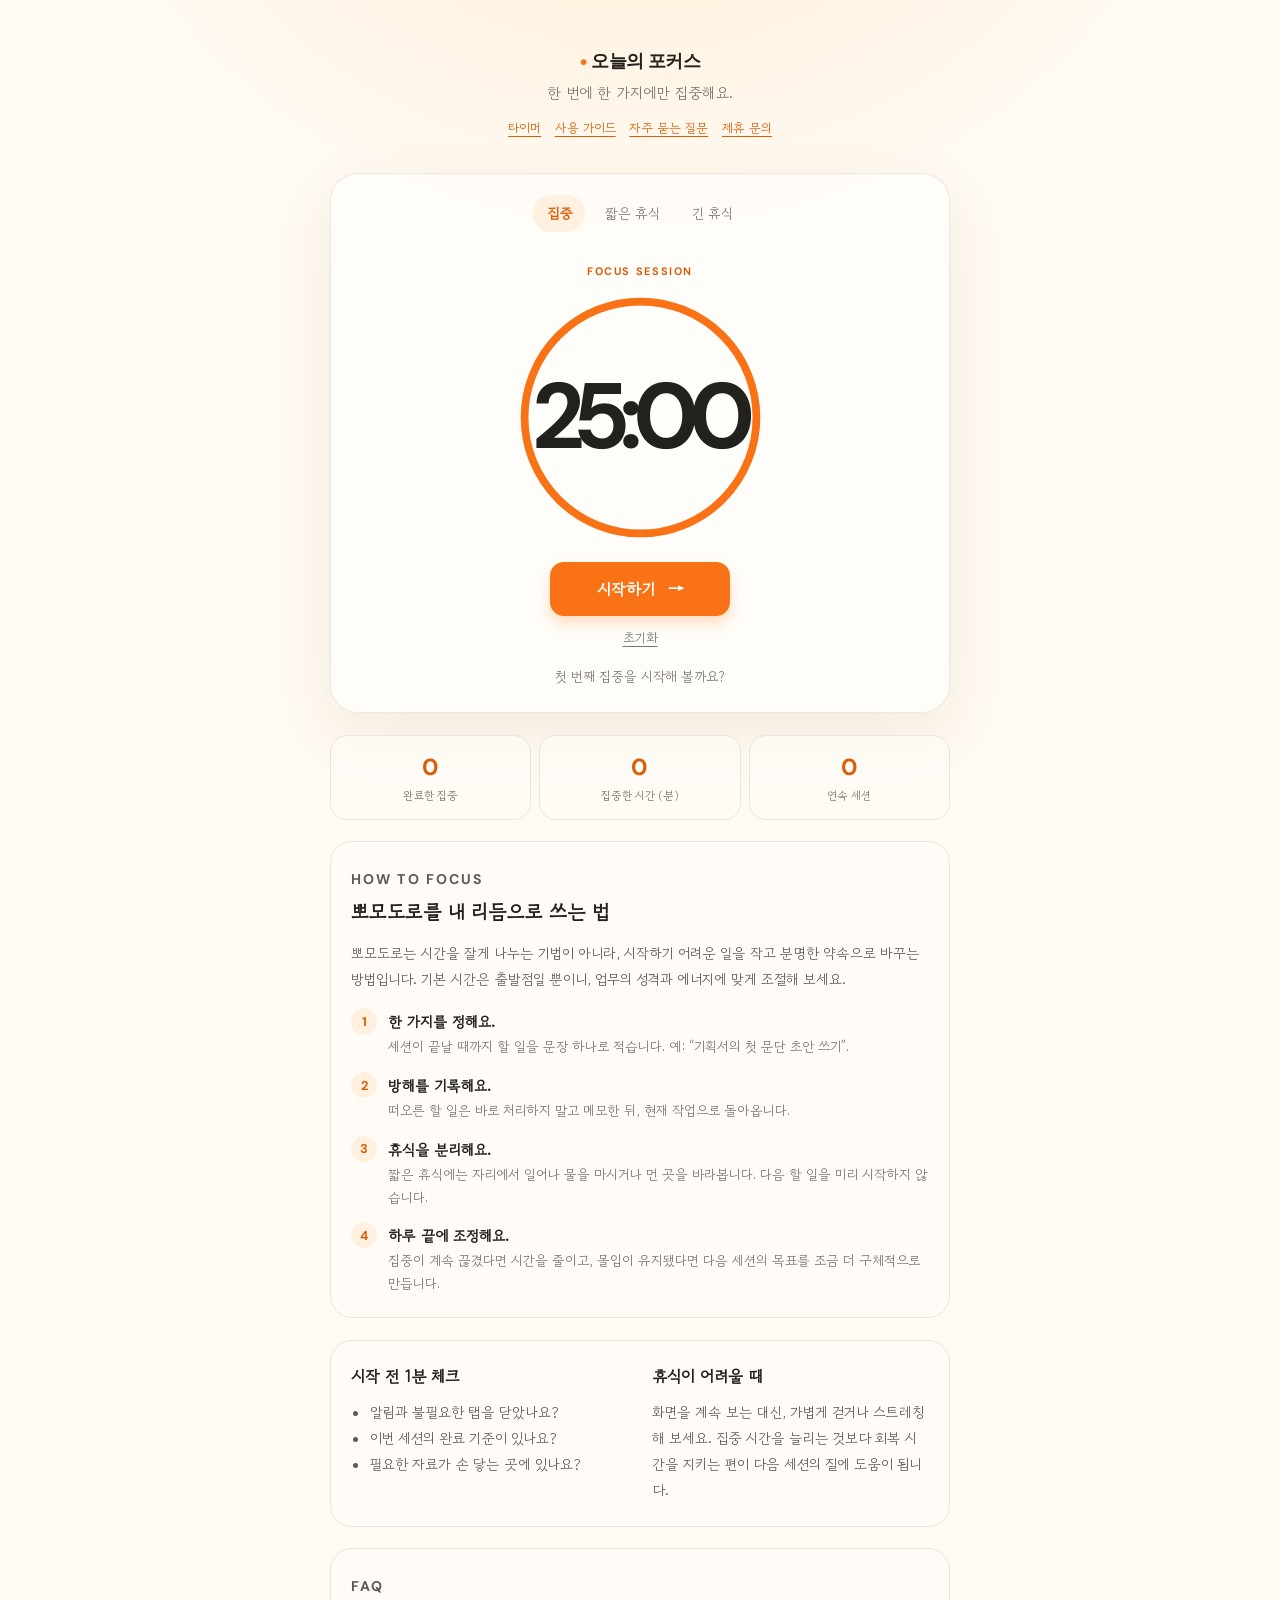
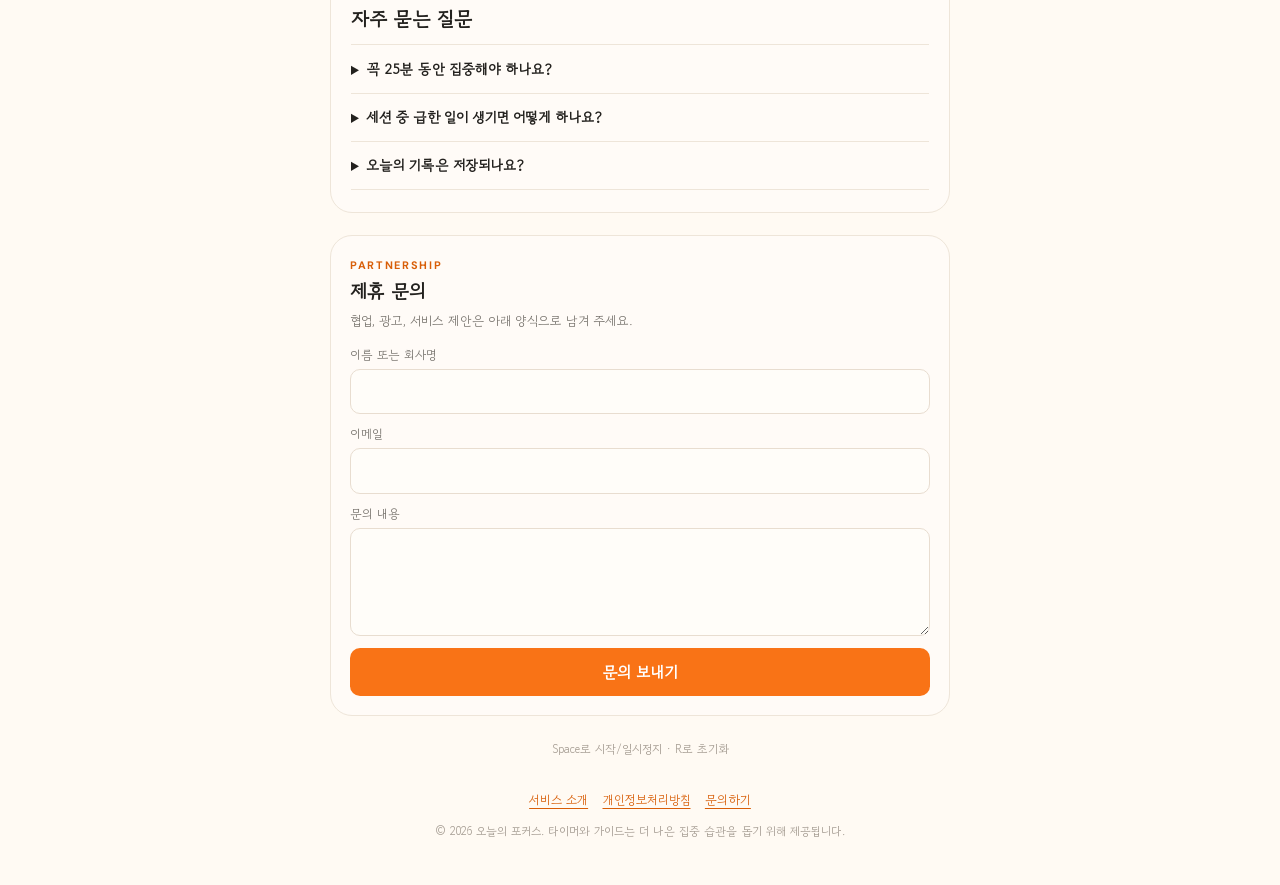
<file: index.html>
<!doctype html>
<html lang="ko">
  <head>
    <meta charset="UTF-8" />
    <meta name="viewport" content="width=device-width, initial-scale=1.0" />
    <meta name="theme-color" content="#f97316" />
    <meta name="google-adsense-account" content="ca-pub-4383220096389726" />
    <title>오늘의 포커스 | Pomodoro</title>
    <meta name="description" content="집중과 휴식을 균형 있게 관리할 수 있는 무료 한국어 뽀모도로 타이머와 실천 가이드입니다." />
    <link rel="canonical" href="https://pomodoro-timer-d6n.pages.dev/" />
    <meta property="og:title" content="오늘의 포커스 | 무료 뽀모도로 타이머" />
    <meta property="og:description" content="집중과 휴식의 리듬을 만드는 무료 한국어 뽀모도로 타이머와 실천 가이드입니다." />
    <meta property="og:type" content="website" />
    <meta property="og:url" content="https://pomodoro-timer-d6n.pages.dev/" />
    <script async src="https://pagead2.googlesyndication.com/pagead/js/adsbygoogle.js?client=ca-pub-4383220096389726" crossorigin="anonymous"></script>
    <link rel="preconnect" href="https://fonts.googleapis.com" />
    <link rel="preconnect" href="https://fonts.gstatic.com" crossorigin />
    <link href="https://fonts.googleapis.com/css2?family=DM+Sans:wght@400;500;600;700&family=Gowun+Dodum&display=swap" rel="stylesheet" />
    <link rel="stylesheet" href="styles.css" />
  </head>
  <body>
    <main class="app-shell">
      <header>
        <a class="brand" href="index.html" aria-label="오늘의 포커스 홈"><span>●</span> 오늘의 포커스</a>
        <p>한 번에 한 가지에만 집중해요.</p>
        <nav aria-label="주요 메뉴"><a href="#timer">타이머</a><a href="#guide">사용 가이드</a><a href="#faq">자주 묻는 질문</a><a href="#contact">제휴 문의</a></nav>
      </header>
      <section id="timer" class="timer-card" aria-labelledby="timer-label">
        <div class="mode-row" role="tablist" aria-label="타이머 모드">
          <button class="mode active" data-mode="focus" role="tab" aria-selected="true">집중</button>
          <button class="mode" data-mode="shortBreak" role="tab" aria-selected="false">짧은 휴식</button>
          <button class="mode" data-mode="longBreak" role="tab" aria-selected="false">긴 휴식</button>
        </div>
        <p id="timer-label" class="eyebrow">FOCUS SESSION</p>
        <div class="timer-wrap">
          <svg class="progress-ring" viewBox="0 0 240 240" aria-hidden="true"><circle class="ring-track" cx="120" cy="120" r="105" /><circle class="ring-progress" cx="120" cy="120" r="105" /></svg>
          <time id="time" aria-live="polite">25:00</time>
        </div>
        <button id="start" class="start-button">시작하기 <span>→</span></button>
        <button id="reset" class="reset-button">초기화</button>
        <p id="status" class="status">첫 번째 집중을 시작해 볼까요?</p>
      </section>
      <section class="summary" aria-label="오늘의 기록">
        <article><strong id="completed-count">0</strong><span>완료한 집중</span></article>
        <article><strong id="minutes-count">0</strong><span>집중한 시간 (분)</span></article>
        <article><strong id="streak-count">0</strong><span>연속 세션</span></article>
      </section>
      <section id="guide" class="content-section" aria-labelledby="guide-title">
        <p class="eyebrow">HOW TO FOCUS</p>
        <h2 id="guide-title">뽀모도로를 내 리듬으로 쓰는 법</h2>
        <p>뽀모도로는 시간을 잘게 나누는 기법이 아니라, 시작하기 어려운 일을 작고 분명한 약속으로 바꾸는 방법입니다. 기본 시간은 출발점일 뿐이니, 업무의 성격과 에너지에 맞게 조절해 보세요.</p>
        <ol class="guide-steps">
          <li><strong>한 가지를 정해요.</strong><span>세션이 끝날 때까지 할 일을 문장 하나로 적습니다. 예: “기획서의 첫 문단 초안 쓰기”.</span></li>
          <li><strong>방해를 기록해요.</strong><span>떠오른 할 일은 바로 처리하지 말고 메모한 뒤, 현재 작업으로 돌아옵니다.</span></li>
          <li><strong>휴식을 분리해요.</strong><span>짧은 휴식에는 자리에서 일어나 물을 마시거나 먼 곳을 바라봅니다. 다음 할 일을 미리 시작하지 않습니다.</span></li>
          <li><strong>하루 끝에 조정해요.</strong><span>집중이 계속 끊겼다면 시간을 줄이고, 몰입이 유지됐다면 다음 세션의 목표를 조금 더 구체적으로 만듭니다.</span></li>
        </ol>
      </section>
      <section class="content-section two-column" aria-label="집중 계획 팁">
        <article><h2>시작 전 1분 체크</h2><ul><li>알림과 불필요한 탭을 닫았나요?</li><li>이번 세션의 완료 기준이 있나요?</li><li>필요한 자료가 손 닿는 곳에 있나요?</li></ul></article>
        <article><h2>휴식이 어려울 때</h2><p>화면을 계속 보는 대신, 가볍게 걷거나 스트레칭해 보세요. 집중 시간을 늘리는 것보다 회복 시간을 지키는 편이 다음 세션의 질에 도움이 됩니다.</p></article>
      </section>
      <section id="faq" class="content-section" aria-labelledby="faq-title">
        <p class="eyebrow">FAQ</p><h2 id="faq-title">자주 묻는 질문</h2>
        <details><summary>꼭 25분 동안 집중해야 하나요?</summary><p>아닙니다. 처음이라면 10~15분으로 시작해도 충분합니다. 중요한 것은 예측 가능한 집중과 휴식의 리듬을 만드는 것입니다.</p></details>
        <details><summary>세션 중 급한 일이 생기면 어떻게 하나요?</summary><p>정말 긴급한 일인지 먼저 판단하세요. 미룰 수 있다면 간단히 적어 두고 돌아오고, 중단했다면 타이머를 초기화한 뒤 다음 세션에서 다시 시작하세요.</p></details>
        <details><summary>오늘의 기록은 저장되나요?</summary><p>현재 기록은 이 페이지를 열어 둔 동안만 표시됩니다. 개인 정보나 타이머 기록을 서버에 저장하지 않습니다.</p></details>
      </section>
      <section id="contact" class="contact-card" aria-labelledby="contact-title">
        <p class="eyebrow">PARTNERSHIP</p>
        <h2 id="contact-title">제휴 문의</h2>
        <p>협업, 광고, 서비스 제안은 아래 양식으로 남겨 주세요.</p>
        <form action="https://formspree.io/f/mdenlnve" method="POST">
          <label>
            이름 또는 회사명
            <input type="text" name="name" autocomplete="name" required />
          </label>
          <label>
            이메일
            <input type="email" name="email" autocomplete="email" required />
          </label>
          <label>
            문의 내용
            <textarea name="message" rows="4" required></textarea>
          </label>
          <input type="hidden" name="_subject" value="오늘의 포커스 제휴 문의" />
          <button class="contact-submit" type="submit">문의 보내기</button>
        </form>
      </section>
      <p class="hint">Space로 시작/일시정지 · R로 초기화</p>
      <footer><a href="about.html">서비스 소개</a><a href="privacy.html">개인정보처리방침</a><a href="#contact">문의하기</a><p>© 2026 오늘의 포커스. 타이머와 가이드는 더 나은 집중 습관을 돕기 위해 제공됩니다.</p></footer>
    </main>
    <script src="app.js"></script>
  </body>
</html>
</file>
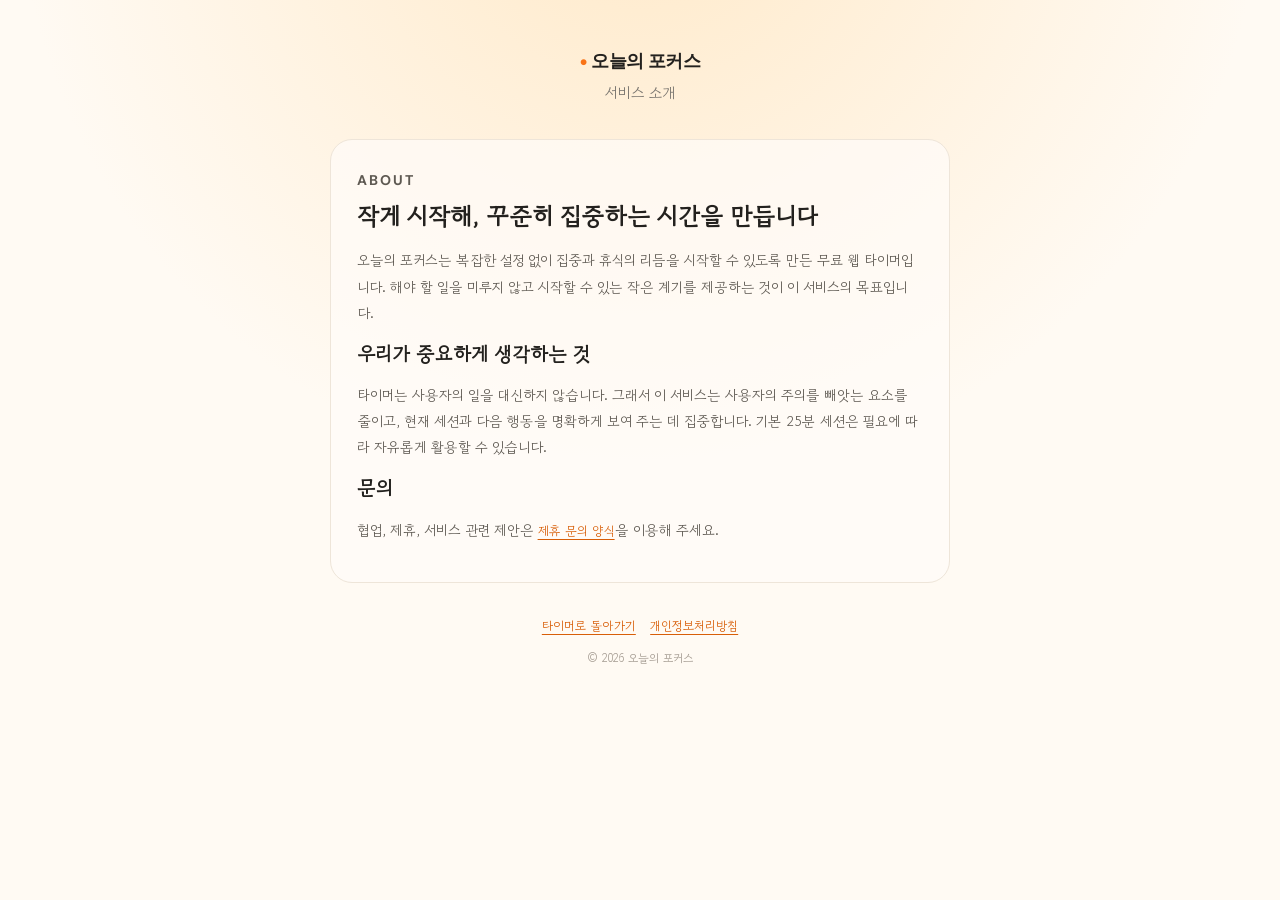
<file: about.html>
<!doctype html>
<html lang="ko"><head><meta charset="UTF-8" /><meta name="viewport" content="width=device-width, initial-scale=1.0" /><meta name="description" content="오늘의 포커스 서비스 소개" /><link rel="canonical" href="https://pomodoro-timer-d6n.pages.dev/about.html" /><title>서비스 소개 | 오늘의 포커스</title><link rel="preconnect" href="https://fonts.googleapis.com" /><link rel="preconnect" href="https://fonts.gstatic.com" crossorigin /><link href="https://fonts.googleapis.com/css2?family=DM+Sans:wght@400;500;600;700&family=Gowun+Dodum&display=swap" rel="stylesheet" /><link rel="stylesheet" href="styles.css" /></head>
<body><main class="app-shell policy-page"><header><a class="brand" href="index.html"><span>●</span> 오늘의 포커스</a><p>서비스 소개</p></header><article class="content-section"><p class="eyebrow">ABOUT</p><h1>작게 시작해, 꾸준히 집중하는 시간을 만듭니다</h1><p>오늘의 포커스는 복잡한 설정 없이 집중과 휴식의 리듬을 시작할 수 있도록 만든 무료 웹 타이머입니다. 해야 할 일을 미루지 않고 시작할 수 있는 작은 계기를 제공하는 것이 이 서비스의 목표입니다.</p><h2>우리가 중요하게 생각하는 것</h2><p>타이머는 사용자의 일을 대신하지 않습니다. 그래서 이 서비스는 사용자의 주의를 빼앗는 요소를 줄이고, 현재 세션과 다음 행동을 명확하게 보여 주는 데 집중합니다. 기본 25분 세션은 필요에 따라 자유롭게 활용할 수 있습니다.</p><h2>문의</h2><p>협업, 제휴, 서비스 관련 제안은 <a href="index.html#contact">제휴 문의 양식</a>을 이용해 주세요.</p></article><footer><a href="index.html">타이머로 돌아가기</a><a href="privacy.html">개인정보처리방침</a><p>© 2026 오늘의 포커스</p></footer></main></body></html>
</file>
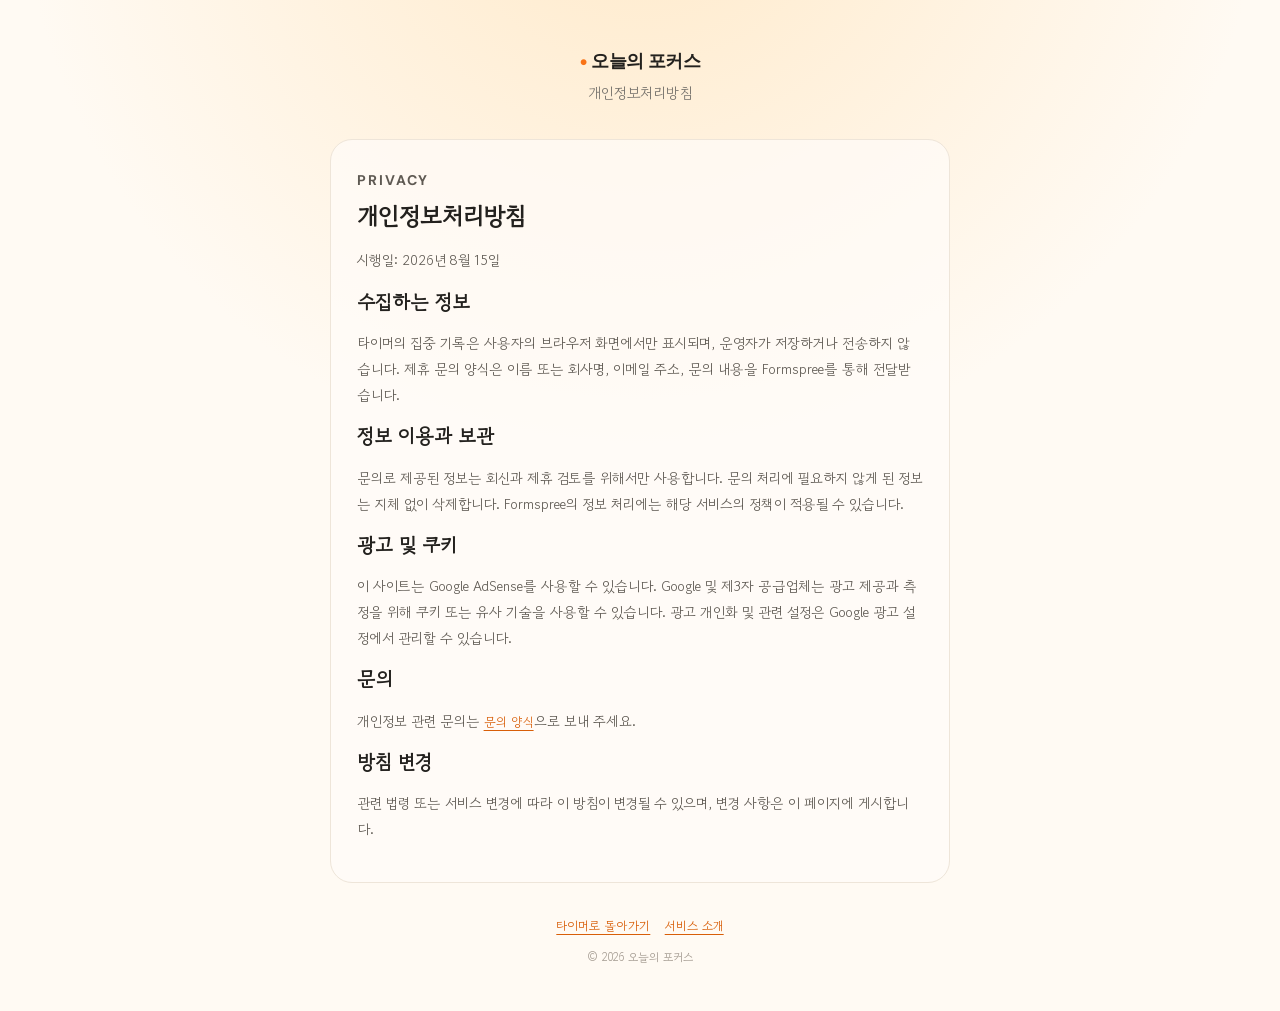
<file: privacy.html>
<!doctype html>
<html lang="ko"><head><meta charset="UTF-8" /><meta name="viewport" content="width=device-width, initial-scale=1.0" /><meta name="description" content="오늘의 포커스 개인정보처리방침" /><link rel="canonical" href="https://pomodoro-timer-d6n.pages.dev/privacy.html" /><title>개인정보처리방침 | 오늘의 포커스</title><link rel="preconnect" href="https://fonts.googleapis.com" /><link rel="preconnect" href="https://fonts.gstatic.com" crossorigin /><link href="https://fonts.googleapis.com/css2?family=DM+Sans:wght@400;500;600;700&family=Gowun+Dodum&display=swap" rel="stylesheet" /><link rel="stylesheet" href="styles.css" /></head>
<body><main class="app-shell policy-page"><header><a class="brand" href="index.html"><span>●</span> 오늘의 포커스</a><p>개인정보처리방침</p></header><article class="content-section"><p class="eyebrow">PRIVACY</p><h1>개인정보처리방침</h1><p>시행일: 2026년 8월 15일</p><h2>수집하는 정보</h2><p>타이머의 집중 기록은 사용자의 브라우저 화면에서만 표시되며, 운영자가 저장하거나 전송하지 않습니다. 제휴 문의 양식은 이름 또는 회사명, 이메일 주소, 문의 내용을 Formspree를 통해 전달받습니다.</p><h2>정보 이용과 보관</h2><p>문의로 제공된 정보는 회신과 제휴 검토를 위해서만 사용합니다. 문의 처리에 필요하지 않게 된 정보는 지체 없이 삭제합니다. Formspree의 정보 처리에는 해당 서비스의 정책이 적용될 수 있습니다.</p><h2>광고 및 쿠키</h2><p>이 사이트는 Google AdSense를 사용할 수 있습니다. Google 및 제3자 공급업체는 광고 제공과 측정을 위해 쿠키 또는 유사 기술을 사용할 수 있습니다. 광고 개인화 및 관련 설정은 Google 광고 설정에서 관리할 수 있습니다.</p><h2>문의</h2><p>개인정보 관련 문의는 <a href="index.html#contact">문의 양식</a>으로 보내 주세요.</p><h2>방침 변경</h2><p>관련 법령 또는 서비스 변경에 따라 이 방침이 변경될 수 있으며, 변경 사항은 이 페이지에 게시합니다.</p></article><footer><a href="index.html">타이머로 돌아가기</a><a href="about.html">서비스 소개</a><p>© 2026 오늘의 포커스</p></footer></main></body></html>
</file>
<file: styles.css>
:root { --ink:#23211e; --muted:#77736d; --orange:#f97316; --orange-dark:#d85e08; --cream:#fffaf3; --line:#eee5d9; }
* { box-sizing:border-box; }
body { margin:0; min-height:100vh; color:var(--ink); background:radial-gradient(circle at 50% -15%,#ffe9c8 0,transparent 39rem),var(--cream); font-family:"Gowun Dodum",sans-serif; }
button { font:inherit; cursor:pointer; }
.app-shell { width:min(100% - 2rem,620px); margin:0 auto; padding:3rem 0 2.5rem; text-align:center; }
header { margin-bottom:2.25rem; }.brand { color:var(--ink); font-family:"DM Sans",sans-serif; font-weight:700; font-size:1.15rem; text-decoration:none; letter-spacing:-.02em; }.brand span { color:var(--orange); font-size:.85rem; vertical-align:.1em; }header p { margin:.55rem 0 0; color:var(--muted); font-size:.93rem; }
nav { display:flex; flex-wrap:wrap; justify-content:center; gap:.85rem; margin-top:1rem; }nav a,footer a,.content-section a { color:var(--orange-dark); font-size:.78rem; text-underline-offset:3px; }
.timer-card { padding:1.3rem 1.25rem 1.6rem; border:1px solid rgba(238,229,217,.9); border-radius:28px; background:rgba(255,253,249,.85); box-shadow:0 20px 60px rgba(132,82,27,.09); }.mode-row { display:flex; gap:.35rem; justify-content:center; }.mode { border:0; border-radius:999px; padding:.55rem .85rem; color:var(--muted); background:transparent; font-size:.86rem; }.mode.active { color:var(--orange-dark); background:#fff0df; font-weight:bold; }.eyebrow { margin:2rem 0 .45rem; color:var(--orange-dark); font:700 .68rem "DM Sans",sans-serif; letter-spacing:.15em; }
.timer-wrap { position:relative; display:grid; place-items:center; margin:0 auto .7rem; width:min(74vw,265px); aspect-ratio:1; }.progress-ring { position:absolute; inset:0; transform:rotate(-90deg); }.ring-track,.ring-progress { fill:none; stroke-width:7; }.ring-track { stroke:#f4eadf; }.ring-progress { stroke:var(--orange); stroke-linecap:round; stroke-dasharray:659.73; stroke-dashoffset:0; transition:stroke-dashoffset .5s linear,stroke .2s; }time { position:relative; font:700 clamp(3.9rem,14vw,5.8rem)/1 "DM Sans",sans-serif; letter-spacing:-.085em; font-variant-numeric:tabular-nums; }
.start-button { min-width:180px; border:0; border-radius:14px; padding:.93rem 1.35rem; color:white; background:var(--orange); box-shadow:0 7px 14px #f973163d; font-weight:bold; }.start-button:hover { background:var(--orange-dark); transform:translateY(-1px); }.start-button span { margin-left:.5rem; font-size:1.1rem; }.reset-button { display:block; margin:.65rem auto 0; border:0; color:var(--muted); background:transparent; font-size:.8rem; text-decoration:underline; text-underline-offset:3px; }.status { min-height:1.3rem; margin:1.15rem 0 0; color:var(--muted); font-size:.84rem; }
.summary { display:grid; grid-template-columns:repeat(3,1fr); gap:.5rem; margin-top:1.35rem; }.summary article { padding:1rem .35rem; border:1px solid var(--line); border-radius:17px; background:rgba(255,253,249,.62); }.summary strong { display:block; color:var(--orange-dark); font:700 1.45rem "DM Sans",sans-serif; }.summary span { display:block; margin-top:.28rem; color:var(--muted); font-size:.7rem; }.hint { margin:1.5rem 0 0; color:#a39a90; font-size:.74rem; }
.contact-card { margin-top:1.35rem; padding:1.2rem; border:1px solid var(--line); border-radius:22px; background:rgba(255,253,249,.7); text-align:left; }.contact-card .eyebrow { margin:.15rem 0 .35rem; }.contact-card h2 { margin:0; font-size:1.18rem; }.contact-card > p:not(.eyebrow) { margin:.4rem 0 1rem; color:var(--muted); font-size:.8rem; }.contact-card form { display:grid; gap:.7rem; }.contact-card label { display:grid; gap:.32rem; color:var(--muted); font-size:.77rem; }.contact-card input,.contact-card textarea { width:100%; border:1px solid #e8ddd0; border-radius:10px; padding:.7rem .75rem; color:var(--ink); background:#fffdf9; font:inherit; font-size:.9rem; }.contact-card textarea { resize:vertical; }.contact-card input:focus,.contact-card textarea:focus { outline:2px solid #f9731645; border-color:var(--orange); }.contact-submit { border:0; border-radius:10px; padding:.75rem 1rem; color:#fff; background:var(--orange); font-weight:bold; }.contact-submit:hover { background:var(--orange-dark); }
.content-section { margin-top:1.35rem; padding:1.4rem 1.25rem; border:1px solid var(--line); border-radius:22px; background:rgba(255,253,249,.7); text-align:left; }.content-section .eyebrow { margin:.1rem 0 .35rem; }.content-section h1,.content-section h2 { margin:.1rem 0 .7rem; line-height:1.45; font-size:1.22rem; }.content-section h1 { font-size:1.5rem; }.content-section p,.content-section li { color:#5e5952; font-size:.88rem; line-height:1.85; }.content-section ul { margin:0; padding-left:1.2rem; }.guide-steps { display:grid; gap:.85rem; margin:1rem 0 0; padding:0; list-style:none; counter-reset:guide; }.guide-steps li { display:grid; grid-template-columns:1.8rem 1fr; column-gap:.5rem; counter-increment:guide; }.guide-steps li::before { content:counter(guide); display:grid; place-items:center; grid-row:span 2; width:1.65rem; height:1.65rem; border-radius:50%; color:var(--orange-dark); background:#fff0df; font:700 .8rem "DM Sans",sans-serif; }.guide-steps strong { color:var(--ink); font-size:.92rem; }.guide-steps span { grid-column:2; color:var(--muted); font-size:.84rem; line-height:1.7; }.two-column { display:grid; grid-template-columns:repeat(2,1fr); gap:1.5rem; }.two-column h2 { font-size:1rem; }.two-column p { margin:0; }details { border-top:1px solid var(--line); padding:.85rem 0; }details:last-child { border-bottom:1px solid var(--line); }summary { cursor:pointer; color:var(--ink); font-size:.88rem; font-weight:bold; }details p { margin:.65rem 0 0; }.policy-page { max-width:720px; }.policy-page .content-section { padding:1.6rem; }footer { margin:1.8rem 0 .25rem; color:#a39a90; text-align:center; }footer a { margin:0 .45rem; }footer p { margin:.8rem 0 0; font-size:.72rem; line-height:1.6; }
body.break-mode { --orange:#26a78a; --orange-dark:#14745e; background:radial-gradient(circle at 50% -15%,#d4f4e9 0,transparent 39rem),#f7fcfa; }body.break-mode .mode.active { color:#14745e; background:#dff6ef; }@media (max-width:390px) { .app-shell { padding-top:2rem; }.timer-card { padding-inline:.75rem; }.mode { padding-inline:.6rem; } }
</file>
